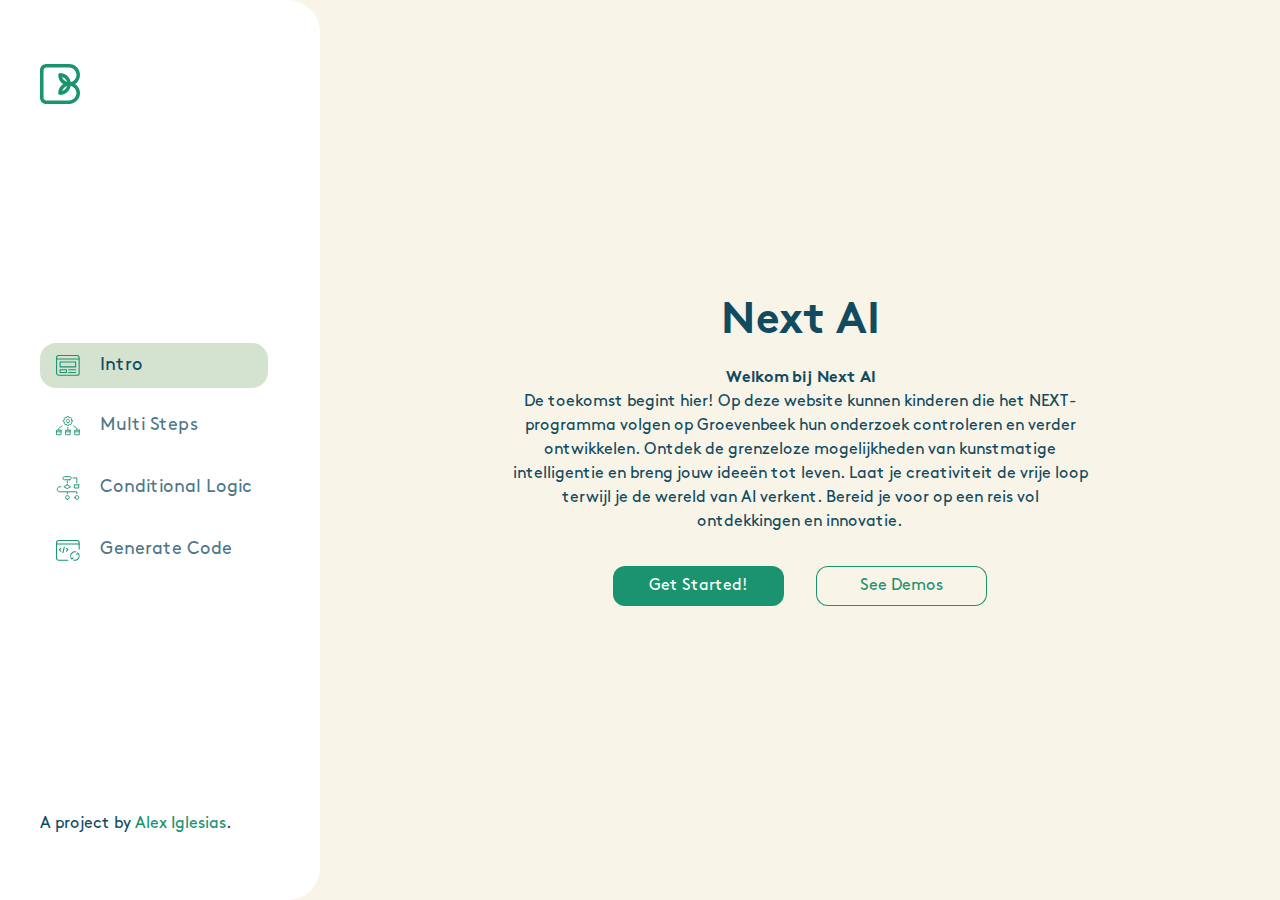
<file: new ui/index.html>
<!DOCTYPE html>
<html>
  <head>
    <meta charset="utf-8" />
    <title>Advanced Webflow Forms</title>
    <meta
      content="Add multi step functionality and conditional logic to your Webflow forms, all in a few clicks without having to write a single line of code!"
      name="description"
    />
    <meta content="Advanced Webflow Forms" property="og:title" />
    <meta
      content="Add multi step functionality and conditional logic to your Webflow forms, all in a few clicks without having to write a single line of code!"
      property="og:description"
    />
    <meta
      content="images/5f43c8aaf8beb70f7614b0f0_open-graph.jpg"
      property="og:image"
    />
    <meta content="Advanced Webflow Forms" property="twitter:title" />
    <meta
      content="Add multi step functionality and conditional logic to your Webflow forms, all in a few clicks without having to write a single line of code!"
      property="twitter:description"
    />
    <meta
      content="https://assets.website-files.com/5ee9e5f2c67c989ce5331572/5f43c8aaf8beb70f7614b0f0_open-graph.jpg"
      property="twitter:image"
    />
    <meta property="og:type" content="website" />
    <meta content="summary_large_image" name="twitter:card" />
    <meta content="width=device-width, initial-scale=1" name="viewport" />
    <link
      href="css/advanced-forms.b8beefa1b.min.css"
      rel="stylesheet"
      type="text/css"
    />
    <!--[if lt IE 9
      ]><script
        src="https://cdnjs.cloudflare.com/ajax/libs/html5shiv/3.7.3/html5shiv.min.js"
        type="text/javascript"
      ></script
    ><![endif]-->
    <script type="text/javascript">
      !(function (o, c) {
        var n = c.documentElement,
          t = " w-mod-";
        (n.className += t + "js"),
          ("ontouchstart" in o ||
            (o.DocumentTouch && c instanceof DocumentTouch)) &&
            (n.className += t + "touch");
      })(window, document);
    </script>
    <link
      href="images/5eeb50c52e05fa1935c415e1_favicon.png"
      rel="shortcut icon"
      type="image/x-icon"
    />
    <link
      href="images/5eeb50c862109e0f83608edd_webclip.png"
      rel="apple-touch-icon"
    />
    <link rel="stylesheet" href="css/bundle.min.css" />
    <link rel="stylesheet" href="css/prism.min.css" />
    <script defer src="js/bundle.min.js"></script>
  </head>
  <body>
    <script
      src="https://d3e54v103j8qbb.cloudfront.net/js/jquery-3.5.1.min.dc5e7f18c8.js?site=5ee9e5f2c67c989ce5331572"
      type="text/javascript"
      crossorigin="anonymous"
    ></script>
    <script
      src="js/advanced-forms.523e2af12.js"
      type="text/javascript"
    ></script>
    <!--[if lte IE 9
      ]><script src="//cdnjs.cloudflare.com/ajax/libs/placeholders/3.0.2/placeholders.min.js"></script
    ><![endif]-->
  </body>
</html>
</file>
<file: new ui/css/advanced-forms.b8beefa1b.min.css>
html{font-family:sans-serif;-ms-text-size-adjust:100%;-webkit-text-size-adjust:100%;height:100%}body{margin:0;min-height:100%;background-color:#fff}article,aside,details,figcaption,figure,footer,header,hgroup,main,menu,nav,section,summary{display:block}audio,canvas,progress,video{display:inline-block;vertical-align:baseline}audio:not([controls]){display:none;height:0}[hidden],template{display:none}a{background-color:transparent}a:active,a:hover{outline:0}abbr[title]{border-bottom:1px dotted}b,optgroup,strong{font-weight:700}dfn{font-style:italic}h1{margin:.67em 0}mark{background:#ff0;color:#000}small{font-size:80%}sub,sup{font-size:75%;line-height:0;position:relative;vertical-align:baseline}sup{top:-.5em}sub{bottom:-.25em}img{border:0;vertical-align:middle}svg:not(:root){overflow:hidden}hr{box-sizing:content-box;height:0}pre,textarea{overflow:auto}code,kbd,pre,samp{font-family:monospace,monospace;font-size:1em}button,input,optgroup,select,textarea{color:inherit;font:inherit;margin:0}button{overflow:visible}button,select{text-transform:none}button[disabled],html input[disabled]{cursor:default}button::-moz-focus-inner,input::-moz-focus-inner{border:0;padding:0}input{line-height:normal}input[type=checkbox],input[type=radio]{box-sizing:border-box;padding:0}input[type=number]::-webkit-inner-spin-button,input[type=number]::-webkit-outer-spin-button{height:auto}input[type=search]{-webkit-appearance:none}input[type=search]::-webkit-search-cancel-button,input[type=search]::-webkit-search-decoration{-webkit-appearance:none}legend{border:0;padding:0}table{border-collapse:collapse;border-spacing:0}td,th{padding:0}@font-face{font-family:webflow-icons;src:url("[data-uri]") format('truetype');font-weight:400;font-style:normal}[class*=" w-icon-"],[class^=w-icon-]{font-family:webflow-icons!important;speak:none;font-style:normal;font-weight:400;font-variant:normal;text-transform:none;line-height:1;-webkit-font-smoothing:antialiased;-moz-osx-font-smoothing:grayscale}.w-icon-slider-right:before{content:"\e600"}.w-icon-slider-left:before{content:"\e601"}.w-icon-nav-menu:before{content:"\e602"}.w-icon-arrow-down:before,.w-icon-dropdown-toggle:before{content:"\e603"}.w-icon-file-upload-remove:before{content:"\e900"}.w-icon-file-upload-icon:before{content:"\e903"}*{-webkit-box-sizing:border-box;-moz-box-sizing:border-box;box-sizing:border-box}html.w-mod-touch *{background-attachment:scroll!important}.w-block{display:block}.w-inline-block{max-width:100%;display:inline-block}.w-clearfix:after,.w-clearfix:before{content:" ";display:table;grid-column-start:1;grid-row-start:1;grid-column-end:2;grid-row-end:2}.w-clearfix:after{clear:both}.w-hidden{display:none}.w-button{display:inline-block;padding:9px 15px;background-color:#3898EC;color:#fff;border:0;line-height:inherit;text-decoration:none;cursor:pointer;border-radius:0}input.w-button{-webkit-appearance:button}html[data-w-dynpage] [data-w-cloak]{color:transparent!important}.w-webflow-badge,.w-webflow-badge *{position:static;left:auto;top:auto;right:auto;bottom:auto;z-index:auto;display:block;visibility:visible;overflow:visible;overflow-x:visible;overflow-y:visible;box-sizing:border-box;width:auto;height:auto;max-height:none;max-width:none;min-height:0;min-width:0;margin:0;padding:0;float:none;clear:none;border:0 transparent;border-radius:0;background:0 0;background-size:auto auto;background-origin:padding-box;background-clip:border-box;box-shadow:none;opacity:1;transform:none;transition:none;direction:ltr;font-family:inherit;font-weight:inherit;color:inherit;font-size:inherit;line-height:inherit;font-style:inherit;font-variant:inherit;text-align:inherit;letter-spacing:inherit;text-decoration:inherit;text-indent:0;text-transform:inherit;list-style-type:disc;text-shadow:none;font-smoothing:auto;vertical-align:baseline;cursor:inherit;white-space:inherit;word-break:normal;word-spacing:normal;word-wrap:normal}.w-webflow-badge{position:fixed!important;display:inline-block!important;visibility:visible!important;z-index:2147483647!important;top:auto!important;right:12px!important;bottom:12px!important;left:auto!important;color:#AAADB0!important;background-color:#fff!important;border-radius:3px!important;padding:6px 8px 6px 6px!important;font-size:12px!important;opacity:1!important;line-height:14px!important;text-decoration:none!important;transform:none!important;margin:0!important;width:auto!important;height:auto!important;overflow:visible!important;white-space:nowrap;box-shadow:0 0 0 1px rgba(0,0,0,.1),0 1px 3px rgba(0,0,0,.1);cursor:pointer}.w-webflow-badge>img{display:inline-block!important;visibility:visible!important;opacity:1!important;vertical-align:middle!important}h1,h2,h3,h4,h5,h6{font-weight:700;margin-bottom:10px}h5{font-size:14px;line-height:20px;margin-top:10px}h6{font-size:12px;line-height:18px;margin-top:10px}p{margin-top:0}blockquote{margin:0 0 10px;padding:10px 20px;border-left:5px solid #E2E2E2;font-size:18px;line-height:22px}figure{margin:0 0 10px}figcaption{margin-top:5px;text-align:center}.w-list-unstyled{padding-left:0;list-style:none}.w-embed:after,.w-embed:before{content:" ";display:table;grid-column-start:1;grid-row-start:1;grid-column-end:2;grid-row-end:2}.w-embed:after{clear:both}.w-video{width:100%;position:relative;padding:0}.w-video embed,.w-video iframe,.w-video object{position:absolute;top:0;left:0;width:100%;height:100%}fieldset{padding:0;margin:0;border:0}button,html input[type=button],input[type=reset]{border:0;cursor:pointer;-webkit-appearance:button}.w-form{margin:0 0 15px}.w-form-done{display:none;padding:20px;text-align:center;background-color:#ddd}.w-form-fail{display:none;margin-top:10px;padding:10px;background-color:#ffdede}label{display:block}.w-input,.w-select{display:block;width:100%;height:38px;padding:8px 12px;margin-bottom:10px;font-size:14px;line-height:1.42857143;color:#333;vertical-align:middle;background-color:#fff;border:1px solid #ccc}.w-input:-moz-placeholder,.w-select:-moz-placeholder{color:#999}.w-input::-moz-placeholder,.w-select::-moz-placeholder{color:#999;opacity:1}.w-input:-ms-input-placeholder,.w-select:-ms-input-placeholder{color:#999}.w-input::-webkit-input-placeholder,.w-select::-webkit-input-placeholder{color:#999}.w-input:focus,.w-select:focus{border-color:#3898EC;outline:0}.w-input[disabled],.w-input[readonly],.w-select[disabled],.w-select[readonly],fieldset[disabled] .w-input,fieldset[disabled] .w-select{cursor:not-allowed;background-color:#eee}textarea.w-input,textarea.w-select{height:auto}.w-select{background-color:#f3f3f3}.w-select[multiple]{height:auto}.w-form-label{display:inline-block;cursor:pointer;font-weight:400;margin-bottom:0}.w-radio{display:block;margin-bottom:5px;padding-left:20px}.w-radio:after,.w-radio:before{content:" ";display:table;grid-column-start:1;grid-row-start:1;grid-column-end:2;grid-row-end:2}.w-radio:after{clear:both}.w-radio-input{margin:3px 0 0 -20px;margin-top:1px\9;line-height:normal;float:left}.w-file-upload{display:block;margin-bottom:10px}.w-file-upload-input{width:.1px;height:.1px;opacity:0;overflow:hidden;position:absolute;z-index:-100}.w-file-upload-default,.w-file-upload-success,.w-file-upload-uploading{display:inline-block;color:#333}.w-file-upload-error{display:block;margin-top:10px}.w-file-upload-default.w-hidden,.w-file-upload-error.w-hidden,.w-file-upload-success.w-hidden,.w-file-upload-uploading.w-hidden{display:none}.w-file-upload-uploading-btn{display:flex;font-size:14px;font-weight:400;cursor:pointer;margin:0;padding:8px 12px;border:1px solid #ccc;background-color:#fafafa}.w-file-upload-file{display:flex;flex-grow:1;justify-content:space-between;margin:0;padding:8px 9px 8px 11px;border:1px solid #ccc;background-color:#fafafa}.w-file-upload-file-name{font-size:14px;font-weight:400;display:block}.w-file-remove-link{margin-top:3px;margin-left:10px;width:auto;height:auto;padding:3px;display:block;cursor:pointer}.w-icon-file-upload-remove{margin:auto;font-size:10px}.w-file-upload-error-msg{display:inline-block;color:#ea384c;padding:2px 0}.w-file-upload-info{display:inline-block;line-height:38px;padding:0 12px}.w-file-upload-label{display:inline-block;font-size:14px;font-weight:400;cursor:pointer;margin:0;padding:8px 12px;border:1px solid #ccc;background-color:#fafafa}.w-icon-file-upload-icon,.w-icon-file-upload-uploading{display:inline-block;margin-right:8px;width:20px}.w-icon-file-upload-uploading{height:20px}.w-container{margin-left:auto;margin-right:auto;max-width:940px}.w-container:after,.w-container:before{content:" ";display:table;grid-column-start:1;grid-row-start:1;grid-column-end:2;grid-row-end:2}.w-container:after{clear:both}.w-container .w-row{margin-left:-10px;margin-right:-10px}.w-row:after,.w-row:before{content:" ";display:table;grid-column-start:1;grid-row-start:1;grid-column-end:2;grid-row-end:2}.w-row:after{clear:both}.w-row .w-row{margin-left:0;margin-right:0}.w-col{position:relative;float:left;width:100%;min-height:1px;padding-left:10px;padding-right:10px}.w-col .w-col{padding-left:0;padding-right:0}.w-col-1{width:8.33333333%}.w-col-2{width:16.66666667%}.w-col-3{width:25%}.w-col-4{width:33.33333333%}.w-col-5{width:41.66666667%}.w-col-6{width:50%}.w-col-7{width:58.33333333%}.w-col-8{width:66.66666667%}.w-col-9{width:75%}.w-col-10{width:83.33333333%}.w-col-11{width:91.66666667%}.w-col-12{width:100%}.w-hidden-main{display:none!important}@media screen and (max-width:991px){.w-container{max-width:728px}.w-hidden-main{display:inherit!important}.w-hidden-medium{display:none!important}.w-col-medium-1{width:8.33333333%}.w-col-medium-2{width:16.66666667%}.w-col-medium-3{width:25%}.w-col-medium-4{width:33.33333333%}.w-col-medium-5{width:41.66666667%}.w-col-medium-6{width:50%}.w-col-medium-7{width:58.33333333%}.w-col-medium-8{width:66.66666667%}.w-col-medium-9{width:75%}.w-col-medium-10{width:83.33333333%}.w-col-medium-11{width:91.66666667%}.w-col-medium-12{width:100%}.w-col-stack{width:100%;left:auto;right:auto}}@media screen and (max-width:767px){.w-hidden-main,.w-hidden-medium{display:inherit!important}.w-hidden-small{display:none!important}.w-container .w-row,.w-row{margin-left:0;margin-right:0}.w-col{width:100%;left:auto;right:auto}.w-col-small-1{width:8.33333333%}.w-col-small-2{width:16.66666667%}.w-col-small-3{width:25%}.w-col-small-4{width:33.33333333%}.w-col-small-5{width:41.66666667%}.w-col-small-6{width:50%}.w-col-small-7{width:58.33333333%}.w-col-small-8{width:66.66666667%}.w-col-small-9{width:75%}.w-col-small-10{width:83.33333333%}.w-col-small-11{width:91.66666667%}.w-col-small-12{width:100%}}@media screen and (max-width:479px){.w-container{max-width:none}.w-hidden-main,.w-hidden-medium,.w-hidden-small{display:inherit!important}.w-hidden-tiny{display:none!important}.w-col{width:100%}.w-col-tiny-1{width:8.33333333%}.w-col-tiny-2{width:16.66666667%}.w-col-tiny-3{width:25%}.w-col-tiny-4{width:33.33333333%}.w-col-tiny-5{width:41.66666667%}.w-col-tiny-6{width:50%}.w-col-tiny-7{width:58.33333333%}.w-col-tiny-8{width:66.66666667%}.w-col-tiny-9{width:75%}.w-col-tiny-10{width:83.33333333%}.w-col-tiny-11{width:91.66666667%}.w-col-tiny-12{width:100%}}.w-widget{position:relative}.w-widget-map{width:100%;height:400px}.w-widget-map label{width:auto;display:inline}.w-widget-map img{max-width:inherit}.w-widget-map .gm-style-iw{text-align:center}.w-widget-map .gm-style-iw>button{display:none!important}.w-widget-twitter{overflow:hidden}.w-widget-twitter-count-shim{display:inline-block;vertical-align:top;position:relative;width:28px;height:20px;text-align:center;background:#fff;border:1px solid #758696;border-radius:3px}.w-widget-twitter-count-shim *{pointer-events:none;-webkit-user-select:none;-moz-user-select:none;-ms-user-select:none;user-select:none}.w-widget-twitter-count-shim .w-widget-twitter-count-inner{position:relative;font-size:15px;line-height:12px;text-align:center;color:#999;font-family:serif}.w-widget-twitter-count-shim .w-widget-twitter-count-clear{position:relative;display:block}.w-widget-twitter-count-shim.w--large{width:36px;height:28px}.w-widget-twitter-count-shim.w--large .w-widget-twitter-count-inner{font-size:18px;line-height:18px}.w-widget-twitter-count-shim:not(.w--vertical){margin-left:5px;margin-right:8px}.w-widget-twitter-count-shim:not(.w--vertical).w--large{margin-left:6px}.w-widget-twitter-count-shim:not(.w--vertical):after,.w-widget-twitter-count-shim:not(.w--vertical):before{top:50%;left:0;border:solid transparent;content:" ";height:0;width:0;position:absolute;pointer-events:none}.w-widget-twitter-count-shim:not(.w--vertical):before{border-color:rgba(117,134,150,0);border-right-color:#5d6c7b;border-width:4px;margin-left:-9px;margin-top:-4px}.w-widget-twitter-count-shim:not(.w--vertical).w--large:before{border-width:5px;margin-left:-10px;margin-top:-5px}.w-widget-twitter-count-shim:not(.w--vertical):after{border-color:rgba(255,255,255,0);border-right-color:#fff;border-width:4px;margin-left:-8px;margin-top:-4px}.w-widget-twitter-count-shim:not(.w--vertical).w--large:after{border-width:5px;margin-left:-9px;margin-top:-5px}.w-widget-twitter-count-shim.w--vertical{width:61px;height:33px;margin-bottom:8px}.w-widget-twitter-count-shim.w--vertical:after,.w-widget-twitter-count-shim.w--vertical:before{top:100%;left:50%;border:solid transparent;content:" ";height:0;width:0;position:absolute;pointer-events:none}.w-widget-twitter-count-shim.w--vertical:before{border-color:rgba(117,134,150,0);border-top-color:#5d6c7b;border-width:5px;margin-left:-5px}.w-widget-twitter-count-shim.w--vertical:after{border-color:rgba(255,255,255,0);border-top-color:#fff;border-width:4px;margin-left:-4px}.w-widget-twitter-count-shim.w--vertical .w-widget-twitter-count-inner{font-size:18px;line-height:22px}.w-widget-twitter-count-shim.w--vertical.w--large{width:76px}.w-widget-gplus{overflow:hidden}.w-background-video{position:relative;overflow:hidden;height:500px;color:#fff}.w-background-video>video{background-size:cover;background-position:50% 50%;position:absolute;margin:auto;width:100%;height:100%;right:-100%;bottom:-100%;top:-100%;left:-100%;object-fit:cover;z-index:-100}.w-background-video>video::-webkit-media-controls-start-playback-button{display:none!important;-webkit-appearance:none}.w-slider{position:relative;height:300px;text-align:center;background:#ddd;clear:both;-webkit-tap-highlight-color:transparent;tap-highlight-color:transparent}.w-slider-mask{position:relative;display:block;overflow:hidden;z-index:1;left:0;right:0;height:100%;white-space:nowrap}.w-slide{position:relative;display:inline-block;vertical-align:top;width:100%;height:100%;white-space:normal;text-align:left}.w-slider-nav{position:absolute;z-index:2;top:auto;right:0;bottom:0;left:0;margin:auto;padding-top:10px;height:40px;text-align:center;-webkit-tap-highlight-color:transparent;tap-highlight-color:transparent}.w-slider-nav.w-round>div{border-radius:100%}.w-slider-nav.w-num>div{width:auto;height:auto;padding:.2em .5em;font-size:inherit;line-height:inherit}.w-slider-nav.w-shadow>div{box-shadow:0 0 3px rgba(51,51,51,.4)}.w-slider-nav-invert{color:#fff}.w-slider-nav-invert>div{background-color:rgba(34,34,34,.4)}.w-slider-nav-invert>div.w-active{background-color:#222}.w-slider-dot{position:relative;display:inline-block;width:1em;height:1em;background-color:rgba(255,255,255,.4);cursor:pointer;margin:0 3px .5em;transition:background-color .1s,color .1s}.w-slider-dot.w-active{background-color:#fff}.w-slider-dot:focus{outline:0;box-shadow:0 0 0 2px #fff}.w-slider-dot:focus.w-active{box-shadow:none}.w-slider-arrow-left,.w-slider-arrow-right{position:absolute;width:80px;top:0;right:0;bottom:0;left:0;margin:auto;cursor:pointer;overflow:hidden;color:#fff;font-size:40px;-webkit-tap-highlight-color:transparent;tap-highlight-color:transparent;-webkit-user-select:none;-moz-user-select:none;-ms-user-select:none;user-select:none}.w-slider-arrow-left [class*=" w-icon-"],.w-slider-arrow-left [class^=w-icon-],.w-slider-arrow-right [class*=" w-icon-"],.w-slider-arrow-right [class^=w-icon-]{position:absolute}.w-slider-arrow-left:focus,.w-slider-arrow-right:focus{outline:0}.w-slider-arrow-left{z-index:3;right:auto}.w-slider-arrow-right{z-index:4;left:auto}.w-icon-slider-left,.w-icon-slider-right{top:0;right:0;bottom:0;left:0;margin:auto;width:1em;height:1em}.w-slider-aria-label{border:0;clip:rect(0 0 0 0);height:1px;margin:-1px;overflow:hidden;padding:0;position:absolute;width:1px}.w-dropdown{display:inline-block;position:relative;text-align:left;margin-left:auto;margin-right:auto;z-index:900}.w-dropdown-btn,.w-dropdown-link,.w-dropdown-toggle{position:relative;vertical-align:top;text-decoration:none;color:#222;padding:20px;text-align:left;margin-left:auto;margin-right:auto;white-space:nowrap}.w-dropdown-toggle{-webkit-user-select:none;-moz-user-select:none;-ms-user-select:none;user-select:none;display:inline-block;cursor:pointer;padding-right:40px}.w-dropdown-toggle:focus{outline:0}.w-icon-dropdown-toggle{position:absolute;top:0;right:0;bottom:0;margin:auto 20px auto auto;width:1em;height:1em}.w-dropdown-list{position:absolute;background:#ddd;display:none;min-width:100%}.w-dropdown-list.w--open{display:block}.w-dropdown-link{padding:10px 20px;display:block;color:#222}.w-dropdown-link.w--current{color:#0082f3}.w-dropdown-link:focus{outline:0}@media screen and (max-width:767px){.w-nav-brand{padding-left:10px}}.w-lightbox-backdrop{cursor:auto;font-style:normal;font-variant:normal;letter-spacing:normal;list-style:disc;text-indent:0;text-shadow:none;text-transform:none;visibility:visible;white-space:normal;word-break:normal;word-spacing:normal;word-wrap:normal;position:fixed;top:0;right:0;bottom:0;left:0;color:#fff;font-family:"Helvetica Neue",Helvetica,Ubuntu,"Segoe UI",Verdana,sans-serif;font-size:17px;line-height:1.2;font-weight:300;text-align:center;background:rgba(0,0,0,.9);z-index:2000;outline:0;opacity:0;-webkit-user-select:none;-moz-user-select:none;-ms-user-select:none;-webkit-tap-highlight-color:transparent;-webkit-transform:translate(0,0)}.w-lightbox-backdrop,.w-lightbox-container{height:100%;overflow:auto;-webkit-overflow-scrolling:touch}.w-lightbox-content{position:relative;height:100vh;overflow:hidden}.w-lightbox-view{position:absolute;width:100vw;height:100vh;opacity:0}.w-lightbox-view:before{content:"";height:100vh}.w-lightbox-group,.w-lightbox-group .w-lightbox-view,.w-lightbox-group .w-lightbox-view:before{height:86vh}.w-lightbox-frame,.w-lightbox-view:before{display:inline-block;vertical-align:middle}.w-lightbox-figure{position:relative;margin:0}.w-lightbox-group .w-lightbox-figure{cursor:pointer}.w-lightbox-img{width:auto;height:auto;max-width:none}.w-lightbox-image{display:block;float:none;max-width:100vw;max-height:100vh}.w-lightbox-group .w-lightbox-image{max-height:86vh}.w-lightbox-caption{position:absolute;right:0;bottom:0;left:0;padding:.5em 1em;background:rgba(0,0,0,.4);text-align:left;text-overflow:ellipsis;white-space:nowrap;overflow:hidden}.w-lightbox-embed{position:absolute;top:0;right:0;bottom:0;left:0;width:100%;height:100%}.w-lightbox-control{position:absolute;top:0;width:4em;background-size:24px;background-repeat:no-repeat;background-position:center;cursor:pointer;-webkit-transition:all .3s;transition:all .3s}.w-lightbox-left{display:none;bottom:0;left:0;background-image:url([data-uri])}.w-lightbox-right{display:none;right:0;bottom:0;background-image:url([data-uri])}.w-lightbox-close{right:0;height:2.6em;background-image:url([data-uri]);background-size:18px}.w-lightbox-strip{position:absolute;bottom:0;left:0;right:0;padding:0 1vh;line-height:0;white-space:nowrap;overflow-x:auto;overflow-y:hidden}.w-lightbox-item{display:inline-block;width:10vh;padding:2vh 1vh;box-sizing:content-box;cursor:pointer;-webkit-transform:translate3d(0,0,0)}.w-lightbox-active{opacity:.3}.w-lightbox-thumbnail{position:relative;height:10vh;background:#222;overflow:hidden}.w-lightbox-thumbnail-image{position:absolute;top:0;left:0}.w-lightbox-thumbnail .w-lightbox-tall{top:50%;width:100%;-webkit-transform:translate(0,-50%);-ms-transform:translate(0,-50%);transform:translate(0,-50%)}.w-lightbox-thumbnail .w-lightbox-wide{left:50%;height:100%;-webkit-transform:translate(-50%,0);-ms-transform:translate(-50%,0);transform:translate(-50%,0)}.w-lightbox-spinner{position:absolute;top:50%;left:50%;box-sizing:border-box;width:40px;height:40px;margin-top:-20px;margin-left:-20px;border:5px solid rgba(0,0,0,.4);border-radius:50%;-webkit-animation:spin .8s infinite linear;animation:spin .8s infinite linear}.w-lightbox-spinner:after{content:"";position:absolute;top:-4px;right:-4px;bottom:-4px;left:-4px;border:3px solid transparent;border-bottom-color:#fff;border-radius:50%}.w-lightbox-hide{display:none}.w-lightbox-noscroll{overflow:hidden}@media (min-width:768px){.w-lightbox-content{height:96vh;margin-top:2vh}.w-lightbox-view,.w-lightbox-view:before{height:96vh}.w-lightbox-group,.w-lightbox-group .w-lightbox-view,.w-lightbox-group .w-lightbox-view:before{height:84vh}.w-lightbox-image{max-width:96vw;max-height:96vh}.w-lightbox-group .w-lightbox-image{max-width:82.3vw;max-height:84vh}.w-lightbox-left,.w-lightbox-right{display:block;opacity:.5}.w-lightbox-close{opacity:.8}.w-lightbox-control:hover{opacity:1}}.w-lightbox-inactive,.w-lightbox-inactive:hover{opacity:0}.w-richtext:after,.w-richtext:before{content:" ";display:table;grid-column-start:1;grid-row-start:1;grid-column-end:2;grid-row-end:2}.w-richtext:after{clear:both}.w-richtext[contenteditable=true]:after,.w-richtext[contenteditable=true]:before{white-space:initial}.w-richtext ol,.w-richtext ul{overflow:hidden}.w-richtext .w-richtext-figure-selected.w-richtext-figure-type-image div,.w-richtext .w-richtext-figure-selected.w-richtext-figure-type-video div:after,.w-richtext .w-richtext-figure-selected[data-rt-type=video] div:after,.w-richtext .w-richtext-figure-selected[data-rt-type=image] div{outline:#2895f7 solid 2px}.w-richtext figure.w-richtext-figure-type-video>div:after,.w-richtext figure[data-rt-type=video]>div:after{content:'';position:absolute;display:none;left:0;top:0;right:0;bottom:0}.w-richtext figure{position:relative;max-width:60%}.w-richtext figure>div:before{cursor:default!important}.w-richtext figure img{width:100%}.w-richtext figure figcaption.w-richtext-figcaption-placeholder{opacity:.6}.w-richtext figure div{font-size:0;color:transparent}.w-richtext figure.w-richtext-figure-type-image,.w-richtext figure[data-rt-type=image]{display:table}.w-richtext figure.w-richtext-figure-type-image>div,.w-richtext figure[data-rt-type=image]>div{display:inline-block}.w-richtext figure.w-richtext-figure-type-image>figcaption,.w-richtext figure[data-rt-type=image]>figcaption{display:table-caption;caption-side:bottom}.w-richtext figure.w-richtext-figure-type-video,.w-richtext figure[data-rt-type=video]{width:60%;height:0}.w-richtext figure.w-richtext-figure-type-video iframe,.w-richtext figure[data-rt-type=video] iframe{position:absolute;top:0;left:0;width:100%;height:100%}.w-richtext figure.w-richtext-figure-type-video>div,.w-richtext figure[data-rt-type=video]>div{width:100%}.w-richtext figure.w-richtext-align-center{margin-right:auto;margin-left:auto;clear:both}.w-richtext figure.w-richtext-align-center.w-richtext-figure-type-image>div,.w-richtext figure.w-richtext-align-center[data-rt-type=image]>div{max-width:100%}.w-richtext figure.w-richtext-align-normal{clear:both}.w-richtext figure.w-richtext-align-fullwidth{width:100%;max-width:100%;text-align:center;clear:both;display:block;margin-right:auto;margin-left:auto}.w-richtext figure.w-richtext-align-fullwidth>div{display:inline-block;padding-bottom:inherit}.w-richtext figure.w-richtext-align-fullwidth>figcaption{display:block}.w-richtext figure.w-richtext-align-floatleft{float:left;margin-right:15px;clear:none}.w-richtext figure.w-richtext-align-floatright{float:right;margin-left:15px;clear:none}.w-nav{position:relative;background:#ddd;z-index:1000}.w-nav:after,.w-nav:before{content:" ";display:table;grid-column-start:1;grid-row-start:1;grid-column-end:2;grid-row-end:2}.w-nav:after{clear:both}.w-nav-brand{position:relative;float:left;text-decoration:none;color:#333}.w-nav-link{position:relative;display:inline-block;vertical-align:top;text-decoration:none;color:#222;padding:20px;text-align:left;margin-left:auto;margin-right:auto}.w-nav-link.w--current{color:#0082f3}.w-nav-menu{position:relative;float:right}[data-nav-menu-open]{display:block!important;position:absolute;top:100%;left:0;right:0;background:#C8C8C8;text-align:center;overflow:visible;min-width:200px}.w--nav-link-open{display:block;position:relative}.w-nav-overlay{position:absolute;overflow:hidden;display:none;top:100%;left:0;right:0;width:100%}.w-nav-overlay [data-nav-menu-open]{top:0}.w-nav[data-animation=over-left] .w-nav-overlay{width:auto}.w-nav[data-animation=over-left] .w-nav-overlay,.w-nav[data-animation=over-left] [data-nav-menu-open]{right:auto;z-index:1;top:0}.w-nav[data-animation=over-right] .w-nav-overlay{width:auto}.w-nav[data-animation=over-right] .w-nav-overlay,.w-nav[data-animation=over-right] [data-nav-menu-open]{left:auto;z-index:1;top:0}.w-nav-button{position:relative;float:right;padding:18px;font-size:24px;display:none;cursor:pointer;-webkit-tap-highlight-color:transparent;tap-highlight-color:transparent;-webkit-user-select:none;-moz-user-select:none;-ms-user-select:none;user-select:none}.w-nav-button:focus{outline:0}.w-nav-button.w--open{background-color:#C8C8C8;color:#fff}.w-nav[data-collapse=all] .w-nav-menu{display:none}.w--nav-dropdown-open,.w--nav-dropdown-toggle-open,.w-nav[data-collapse=all] .w-nav-button{display:block}.w--nav-dropdown-list-open{position:static}@media screen and (max-width:991px){.w-nav[data-collapse=medium] .w-nav-menu{display:none}.w-nav[data-collapse=medium] .w-nav-button{display:block}}@media screen and (max-width:767px){.w-nav[data-collapse=small] .w-nav-menu{display:none}.w-nav[data-collapse=small] .w-nav-button{display:block}.w-nav-brand{padding-left:10px}}@media screen and (max-width:479px){.w-nav[data-collapse=tiny] .w-nav-menu{display:none}.w-nav[data-collapse=tiny] .w-nav-button{display:block}}.w-tabs{position:relative}.w-tabs:after,.w-tabs:before{content:" ";display:table;grid-column-start:1;grid-row-start:1;grid-column-end:2;grid-row-end:2}.w-tabs:after{clear:both}.w-tab-menu{position:relative}.w-tab-link{position:relative;display:inline-block;vertical-align:top;text-decoration:none;padding:9px 30px;text-align:left;cursor:pointer;color:#222;background-color:#ddd}.w-tab-link.w--current{background-color:#C8C8C8}.w-tab-link:focus{outline:0}.w-tab-content{position:relative;display:block;overflow:hidden}.w-tab-pane{position:relative;display:none}.w--tab-active{display:block}@media screen and (max-width:479px){.w-tab-link{display:block}}.w-ix-emptyfix:after{content:""}@keyframes spin{0%{transform:rotate(0)}100%{transform:rotate(360deg)}}.w-dyn-empty{padding:10px;background-color:#ddd}.w-condition-invisible,.w-dyn-bind-empty,.w-dyn-hide{display:none!important}.w-checkbox{display:block;margin-bottom:5px;padding-left:20px}.w-checkbox::before{content:' ';display:table;-ms-grid-column-span:1;grid-column-end:2;-ms-grid-column:1;grid-column-start:1;-ms-grid-row-span:1;grid-row-end:2;-ms-grid-row:1;grid-row-start:1}.w-checkbox::after{content:' ';display:table;-ms-grid-column-span:1;grid-column-end:2;-ms-grid-column:1;grid-column-start:1;-ms-grid-row-span:1;grid-row-end:2;-ms-grid-row:1;grid-row-start:1;clear:both}.w-checkbox-input{float:left;line-height:normal;margin:4px 0 0 -20px}.w-checkbox-input--inputType-custom{width:12px;height:12px;border-width:1px;border-color:#ccc;border-style:solid;border-radius:2px}.w-checkbox-input--inputType-custom.w--redirected-checked{background-color:#3898ec;background-image:url(../fonts/custom-checkbox-checkmark.589d534424.svg);background-position:50% 50%;background-size:cover;background-repeat:no-repeat;border-color:#3898ec}.w-checkbox-input--inputType-custom.w--redirected-focus{box-shadow:0 0 3px 1px #3898ec}body{background-color:rgba(243,233,210,.5);font-family:Brownstd,sans-serif;color:#114b5f;font-size:1rem;line-height:1}h1{margin-top:0;margin-bottom:2rem;font-size:2.75rem;line-height:1.25;font-weight:700}h2{margin-top:0;margin-bottom:1.5rem;font-size:2rem;line-height:1.25;font-weight:700}h3{margin-top:0;margin-bottom:1.5rem;font-size:1.5rem;line-height:1.25;font-weight:700;text-transform:capitalize}h4{margin-top:0;margin-bottom:.875rem;font-size:1.125rem;line-height:1.25rem;font-weight:700}p{margin-bottom:1rem;line-height:1.5}a{-webkit-transition:color 250ms ease;transition:color 250ms ease;color:#1a936f;text-decoration:none}a:hover{color:#88d498}ul{margin-top:0;margin-bottom:1rem;padding-left:1rem;list-style-type:disc}ol{margin-top:0;margin-bottom:0;padding-left:1rem}li{margin-bottom:.75rem;line-height:1.5}img{display:block;width:100%;max-width:100%}label{margin-bottom:0;font-weight:400}.container{width:100%;max-width:64rem;margin-right:auto;margin-left:auto}.container.max-w-2xl{max-width:42rem}.container.max-w-xl{max-width:36rem}.mb-8{margin-bottom:2rem}.hero-buttons{display:-ms-grid;display:grid;-webkit-box-pack:center;-webkit-justify-content:center;-ms-flex-pack:center;justify-content:center;grid-auto-columns:1fr;grid-column-gap:2rem;grid-row-gap:1rem;-ms-grid-columns:1fr 1fr;grid-template-columns:1fr 1fr;-ms-grid-rows:auto;grid-template-rows:auto}.button{padding:.75rem 2.25rem;-webkit-box-orient:horizontal;-webkit-box-direction:normal;-webkit-flex-direction:row;-ms-flex-direction:row;flex-direction:row;-webkit-box-pack:center;-webkit-justify-content:center;-ms-flex-pack:center;justify-content:center;-webkit-box-align:center;-webkit-align-items:center;-ms-flex-align:center;align-items:center;border-radius:.75rem;background-color:#1a936f;-webkit-transition:background-color 250ms ease;transition:background-color 250ms ease;color:#fff;text-align:center;text-transform:capitalize;cursor:pointer}.button:hover{background-color:#88d498;color:#fff}.button.outline{background-color:transparent;box-shadow:inset 0 0 0 1px #1a936f;-webkit-transition:box-shadow 250ms ease,color 250ms ease,background-color 250ms ease;transition:box-shadow 250ms ease,color 250ms ease,background-color 250ms ease;color:#1a936f}.button.outline:hover{background-color:#88d498;box-shadow:inset 0 0 0 1px #88d498;color:#fff}.button.error{border-color:#ee6457;background-color:#ee6457;cursor:not-allowed}.hflex-c-sb{display:-webkit-box;display:-webkit-flex;display:-ms-flexbox;display:flex;-webkit-box-pack:justify;-webkit-justify-content:space-between;-ms-flex-pack:justify;justify-content:space-between;-webkit-flex-wrap:wrap;-ms-flex-wrap:wrap;flex-wrap:wrap;-webkit-box-align:center;-webkit-align-items:center;-ms-flex-align:center;align-items:center}.hflex-c-sb.no-wrap{-webkit-flex-wrap:nowrap;-ms-flex-wrap:nowrap;flex-wrap:nowrap}.section{position:relative;padding:4rem 1rem}.services-side{position:-webkit-sticky;position:sticky;top:5rem;display:-webkit-box;display:-webkit-flex;display:-ms-flexbox;display:flex;-webkit-box-orient:vertical;-webkit-box-direction:normal;-webkit-flex-direction:column;-ms-flex-direction:column;flex-direction:column;-webkit-box-pack:center;-webkit-justify-content:center;-ms-flex-pack:center;justify-content:center;-webkit-box-align:center;-webkit-align-items:center;-ms-flex-align:center;align-items:center}.small-icon{display:-webkit-box;display:-webkit-flex;display:-ms-flexbox;display:flex;width:.75rem;-webkit-box-orient:vertical;-webkit-box-direction:normal;-webkit-flex-direction:column;-ms-flex-direction:column;flex-direction:column}.mr-4{margin-right:1rem}.service{position:relative;display:-webkit-box;display:-webkit-flex;display:-ms-flexbox;display:flex;max-width:24rem;margin-bottom:16rem;padding-top:4rem;padding-bottom:4rem;-webkit-box-orient:vertical;-webkit-box-direction:normal;-webkit-flex-direction:column;-ms-flex-direction:column;flex-direction:column;-webkit-box-align:start;-webkit-align-items:flex-start;-ms-flex-align:start;align-items:flex-start}.sea-green{color:#1a936f}.logo{display:-webkit-box;display:-webkit-flex;display:-ms-flexbox;display:flex;width:2.5rem;-webkit-box-orient:vertical;-webkit-box-direction:normal;-webkit-flex-direction:column;-ms-flex-direction:column;flex-direction:column;-webkit-transition:color 250ms ease;transition:color 250ms ease;color:#1a936f}.logo:hover{color:#114b5f}.logo-wrap{position:relative;z-index:1}.mb-4{margin-bottom:1rem}.hflex-c-s{display:-webkit-box;display:-webkit-flex;display:-ms-flexbox;display:flex;-webkit-flex-wrap:wrap;-ms-flex-wrap:wrap;flex-wrap:wrap;-webkit-box-align:center;-webkit-align-items:center;-ms-flex-align:center;align-items:center}.opacity-75{opacity:.75}.mb-1{margin-bottom:.25rem}.rtb h2{margin-top:2rem}.rtb h3{margin-top:1.5rem}.center{position:relative;text-align:center}.vflex-str-c{display:-webkit-box;display:-webkit-flex;display:-ms-flexbox;display:flex;-webkit-box-orient:vertical;-webkit-box-direction:normal;-webkit-flex-direction:column;-ms-flex-direction:column;flex-direction:column;-webkit-box-pack:center;-webkit-justify-content:center;-ms-flex-pack:center;justify-content:center}.mr-2{margin-right:.5rem}.rounded-4{border-radius:1rem}.bold{font-weight:700}.text-sm{font-size:.875rem}.mb-2{margin-bottom:.5rem}.mb-0{margin-bottom:0}.modal{position:fixed;left:0;top:0;right:0;bottom:0;z-index:999;display:-webkit-box;display:-webkit-flex;display:-ms-flexbox;display:flex;-webkit-box-orient:vertical;-webkit-box-direction:normal;-webkit-flex-direction:column;-ms-flex-direction:column;flex-direction:column;-webkit-box-pack:center;-webkit-justify-content:center;-ms-flex-pack:center;justify-content:center;-webkit-box-align:center;-webkit-align-items:center;-ms-flex-align:center;align-items:center}.modal.msf{display:-webkit-box;display:-webkit-flex;display:-ms-flexbox;display:flex;-webkit-box-orient:horizontal;-webkit-box-direction:normal;-webkit-flex-direction:row;-ms-flex-direction:row;flex-direction:row;-webkit-box-pack:end;-webkit-justify-content:flex-end;-ms-flex-pack:end;justify-content:flex-end;-webkit-box-align:stretch;-webkit-align-items:stretch;-ms-flex-align:stretch;align-items:stretch}.modal-overlay{position:absolute;left:0;top:0;right:0;bottom:0;background-color:rgba(243,233,210,.25)}.modal-content-wrap{position:relative;z-index:1;overflow:auto;max-height:90vh;max-width:52rem;padding:3.5rem 3rem;-webkit-box-align:center;-webkit-align-items:center;-ms-flex-align:center;align-items:center;grid-auto-columns:1fr;grid-column-gap:4rem;grid-row-gap:2rem;-ms-grid-columns:1fr 1fr;grid-template-columns:1fr 1fr;-ms-grid-rows:auto;grid-template-rows:auto;border-radius:1rem;background-color:#fff;box-shadow:0 4px 12px 0 rgba(17,75,95,.1)}.relative{position:relative}.input-field{height:auto;min-height:2.375rem;margin-bottom:0;padding:.5rem 1rem;-webkit-box-flex:1;-webkit-flex:1;-ms-flex:1;flex:1;border-style:solid;border-width:1px;border-color:rgba(17,75,95,.2);border-radius:.75rem;background-color:#fff;-webkit-transition:border-color 250ms ease;transition:border-color 250ms ease}.input-field:focus{border-color:#88d498}.input-field::-webkit-input-placeholder{text-align:right}.input-field:-ms-input-placeholder{text-align:right}.input-field::-ms-input-placeholder{text-align:right}.input-field::placeholder{text-align:right}.modal-close{position:absolute;left:auto;top:1rem;right:1rem;bottom:auto;display:-webkit-box;display:-webkit-flex;display:-ms-flexbox;display:flex;width:2.5rem;height:2.5rem;padding:.875rem;-webkit-box-orient:vertical;-webkit-box-direction:normal;-webkit-flex-direction:column;-ms-flex-direction:column;flex-direction:column;-webkit-box-pack:center;-webkit-justify-content:center;-ms-flex-pack:center;justify-content:center;-webkit-box-align:center;-webkit-align-items:center;-ms-flex-align:center;align-items:center;border-radius:50%;background-color:#114b5f;-webkit-transition:background-color 250ms ease;transition:background-color 250ms ease;color:#fff;cursor:pointer}.modal-close:hover{background-color:#88d498}._w-full{width:100%}.mt-auto{margin-top:auto;line-height:1.25}.vflex-str-s{display:-webkit-box;display:-webkit-flex;display:-ms-flexbox;display:flex;-webkit-box-orient:vertical;-webkit-box-direction:normal;-webkit-flex-direction:column;-ms-flex-direction:column;flex-direction:column}.modal-content{display:-ms-grid;display:grid;-webkit-box-align:stretch;-webkit-align-items:stretch;-ms-flex-align:stretch;align-items:stretch;grid-auto-columns:1fr;grid-column-gap:4rem;grid-row-gap:2rem;-ms-grid-columns:1fr 1fr;grid-template-columns:1fr 1fr;-ms-grid-rows:auto;grid-template-rows:auto}.page-wrap{display:-webkit-box;display:-webkit-flex;display:-ms-flexbox;display:flex}.nav-wrap{position:-webkit-sticky;position:sticky;top:0;display:-webkit-box;display:-webkit-flex;display:-ms-flexbox;display:flex;width:100%;height:100vh;max-height:100vh;max-width:20rem;padding:4rem 2.5rem;-webkit-box-orient:vertical;-webkit-box-direction:normal;-webkit-flex-direction:column;-ms-flex-direction:column;flex-direction:column;-webkit-box-pack:justify;-webkit-justify-content:space-between;-ms-flex-pack:justify;justify-content:space-between;-webkit-box-align:start;-webkit-align-items:flex-start;-ms-flex-align:start;align-items:flex-start;border-top-right-radius:2rem;border-bottom-right-radius:2rem;background-color:#fff}.nav{display:-webkit-box;display:-webkit-flex;display:-ms-flexbox;display:flex;-webkit-box-orient:vertical;-webkit-box-direction:normal;-webkit-flex-direction:column;-ms-flex-direction:column;flex-direction:column}.nav-item{display:-webkit-box;display:-webkit-flex;display:-ms-flexbox;display:flex;margin-bottom:1rem;padding:.75rem 1rem;-webkit-box-align:center;-webkit-align-items:center;-ms-flex-align:center;align-items:center;border-radius:1rem;-webkit-transition:background-color 250ms ease,color 250ms ease;transition:background-color 250ms ease,color 250ms ease;color:rgba(17,75,95,.75);font-size:1.125rem}.nav-item:hover{color:#114b5f}.nav-item.w--current{background-color:rgba(198,218,191,.75);color:#114b5f}.nav-item.last{margin-bottom:0}.nav-icon{position:relative;display:-webkit-box;display:-webkit-flex;display:-ms-flexbox;display:flex;width:1.5rem;margin-right:1.25rem;-webkit-box-orient:vertical;-webkit-box-direction:normal;-webkit-flex-direction:column;-ms-flex-direction:column;flex-direction:column;-webkit-box-flex:0;-webkit-flex:0 0 auto;-ms-flex:0 0 auto;flex:0 0 auto;color:#1a936f}.main{overflow:hidden;width:100%;min-height:100vh}.control-button{display:-webkit-box;display:-webkit-flex;display:-ms-flexbox;display:flex;width:1.75rem;height:1.75rem;padding:.25rem;-webkit-box-orient:vertical;-webkit-box-direction:normal;-webkit-flex-direction:column;-ms-flex-direction:column;flex-direction:column;-webkit-box-pack:center;-webkit-justify-content:center;-ms-flex-pack:center;justify-content:center;-webkit-box-align:center;-webkit-align-items:center;-ms-flex-align:center;align-items:center;-webkit-box-flex:0;-webkit-flex:0 0 auto;-ms-flex:0 0 auto;flex:0 0 auto;border-radius:50%;-webkit-transition:background-color 250ms ease;transition:background-color 250ms ease;color:#fff;cursor:pointer}.control-button.delete{background-color:rgba(238,100,87,.5)}.control-button.delete:hover{background-color:#ee6457}.control-button.add{background-color:#1a936f}.control-button.add:hover{background-color:#88d498}.control-button.copy{position:absolute;left:auto;top:1rem;right:1rem;bottom:auto;background-color:#1a936f}.control-button.copy:hover{background-color:#88d498}.logic-block{display:-webkit-box;display:-webkit-flex;display:-ms-flexbox;display:flex;padding:2rem;-webkit-box-align:center;-webkit-align-items:center;-ms-flex-align:center;align-items:center;-webkit-box-flex:1;-webkit-flex:1;-ms-flex:1;flex:1;border-radius:1rem;background-color:#fff;box-shadow:0 4px 8px 0 rgba(17,75,95,.1)}.logic-number{display:-webkit-box;display:-webkit-flex;display:-ms-flexbox;display:flex;width:2rem;height:2rem;padding:.5rem;-webkit-box-orient:vertical;-webkit-box-direction:normal;-webkit-flex-direction:column;-ms-flex-direction:column;flex-direction:column;-webkit-box-pack:center;-webkit-justify-content:center;-ms-flex-pack:center;justify-content:center;-webkit-box-align:center;-webkit-align-items:center;-ms-flex-align:center;align-items:center;-webkit-align-self:flex-start;-ms-flex-item-align:start;align-self:flex-start;-webkit-box-flex:0;-webkit-flex:0 0 auto;-ms-flex:0 0 auto;flex:0 0 auto;border-radius:50%;background-color:#1a936f;color:#fff}.logic-info{margin-right:2rem;margin-left:2rem;-webkit-box-flex:1;-webkit-flex:1;-ms-flex:1;flex:1}.logic-block-divider{height:1px;background-color:#c6dabf}.logic-controls{display:-ms-grid;display:grid;grid-auto-columns:1fr;grid-column-gap:1rem;grid-row-gap:.5rem;-ms-grid-columns:1fr 1fr;grid-template-columns:1fr 1fr;-ms-grid-rows:auto;grid-template-rows:auto}.logic-control{display:-webkit-box;display:-webkit-flex;display:-ms-flexbox;display:flex;width:2.5rem;padding:.75rem;-webkit-box-orient:vertical;-webkit-box-direction:normal;-webkit-flex-direction:column;-ms-flex-direction:column;flex-direction:column;-webkit-box-pack:center;-webkit-justify-content:center;-ms-flex-pack:center;justify-content:center;-webkit-box-align:center;-webkit-align-items:center;-ms-flex-align:center;align-items:center;border-radius:.5rem;-webkit-transition:all 250ms ease;transition:all 250ms ease;cursor:pointer}.logic-control:hover{background-color:rgba(3,76,95,.5)}.logic-control.edit{background-color:#c6dabf;color:#1a936f}.logic-control.edit:hover{background-color:#1a936f;color:#fff}.logic-control.delete{background-color:rgba(238,100,87,.25);color:#ee6457}.logic-control.delete:hover{background-color:#ee6457;color:#fff}.global-logic{margin-bottom:0}.condition-grid{display:-ms-grid;display:grid;-webkit-box-flex:1;-webkit-flex:1;-ms-flex:1;flex:1;grid-auto-columns:1fr;grid-column-gap:1rem;grid-row-gap:1rem;-ms-grid-columns:1fr 1fr;grid-template-columns:1fr 1fr;-ms-grid-rows:auto;grid-template-rows:auto}.ml-4{margin-left:1rem}.back-button{position:absolute;left:0;top:50%;display:-webkit-box;display:-webkit-flex;display:-ms-flexbox;display:flex;width:2rem;-webkit-box-orient:vertical;-webkit-box-direction:normal;-webkit-flex-direction:column;-ms-flex-direction:column;flex-direction:column;-webkit-transform:translate(0,-50%);-ms-transform:translate(0,-50%);transform:translate(0,-50%);-webkit-transition:color 250ms ease;transition:color 250ms ease;cursor:pointer}.back-button:hover{color:#1a936f}.mx-2{margin-right:.5rem;margin-left:.5rem}._w-auto{width:auto}.my-8{margin-top:2rem;margin-bottom:2rem}.action-grid{display:-ms-grid;display:grid;-webkit-box-flex:1;-webkit-flex:1;-ms-flex:1;flex:1;grid-auto-columns:1fr;grid-column-gap:1rem;grid-row-gap:1rem;-ms-grid-columns:1fr;grid-template-columns:1fr;-ms-grid-rows:auto;grid-template-rows:auto}.my-12{margin-top:3rem;margin-bottom:3rem}.uppercase{text-transform:uppercase}.icon{display:-webkit-box;display:-webkit-flex;display:-ms-flexbox;display:flex;width:1rem;-webkit-box-orient:vertical;-webkit-box-direction:normal;-webkit-flex-direction:column;-ms-flex-direction:column;flex-direction:column}.modal-nav{display:-webkit-box;display:-webkit-flex;display:-ms-flexbox;display:flex;-webkit-flex-wrap:wrap;-ms-flex-wrap:wrap;flex-wrap:wrap;-webkit-box-align:center;-webkit-align-items:center;-ms-flex-align:center;align-items:center;-webkit-transition:color 250ms ease;transition:color 250ms ease;cursor:pointer}.modal-nav:hover{color:#1a936f}.opacity-0{opacity:0}.my-3{margin-top:.75rem;margin-bottom:.75rem}.list-none{list-style-type:none}.vflex-c-c{display:-webkit-box;display:-webkit-flex;display:-ms-flexbox;display:flex;-webkit-box-orient:vertical;-webkit-box-direction:normal;-webkit-flex-direction:column;-ms-flex-direction:column;flex-direction:column;-webkit-box-pack:center;-webkit-justify-content:center;-ms-flex-pack:center;justify-content:center;-webkit-box-align:center;-webkit-align-items:center;-ms-flex-align:center;align-items:center}.pl-4{padding-left:1rem}.nav-about{margin-bottom:0}.px-8{padding-right:2rem;padding-left:2rem}.checkbox{position:relative;top:.25rem;margin-top:0;margin-right:.5rem;margin-left:0;-webkit-box-flex:0;-webkit-flex:0 0 auto;-ms-flex:0 0 auto;flex:0 0 auto;border-color:#c6dabf;background-color:#fff;cursor:pointer}.checkbox.w--redirected-checked{border-color:#c6dabf;background-color:#1a936f}.checkbox.w--redirected-focus{border-color:#c6dabf;box-shadow:none}.mb-3{margin-bottom:.75rem}.code-wrap{position:relative;overflow:auto;padding:2rem;border-radius:1rem;background-color:#fff;box-shadow:0 8px 16px 0 rgba(17,75,95,.1)}.capitalize{text-transform:capitalize}.content-wrap{display:-webkit-box;display:-webkit-flex;display:-ms-flexbox;display:flex;overflow:hidden;min-height:100vh;-webkit-box-orient:vertical;-webkit-box-direction:normal;-webkit-flex-direction:column;-ms-flex-direction:column;flex-direction:column}.min-h-screen{min-height:100vh}.msf-grid{display:-ms-grid;display:grid;-webkit-box-align:start;-webkit-align-items:start;-ms-flex-align:start;align-items:start;grid-auto-columns:1fr;grid-column-gap:2rem;grid-row-gap:2rem;-ms-grid-columns:1fr 1fr;grid-template-columns:1fr 1fr;-ms-grid-rows:auto;grid-template-rows:auto}.msf-grid.first{margin-bottom:3rem;-ms-grid-columns:1.5fr 1fr;grid-template-columns:1.5fr 1fr}.msf-block{display:-webkit-box;display:-webkit-flex;display:-ms-flexbox;display:flex;padding:1.5rem;-webkit-box-orient:vertical;-webkit-box-direction:normal;-webkit-flex-direction:column;-ms-flex-direction:column;flex-direction:column;-webkit-box-flex:1;-webkit-flex:1;-ms-flex:1;flex:1;border-radius:1rem;background-color:#fff;box-shadow:0 4px 8px 0 rgba(17,75,95,.1)}.mini-button{position:relative;top:-.125rem;display:-webkit-box;display:-webkit-flex;display:-ms-flexbox;display:flex;width:1rem;-webkit-box-orient:vertical;-webkit-box-direction:normal;-webkit-flex-direction:column;-ms-flex-direction:column;flex-direction:column;-webkit-transition:color 250ms ease;transition:color 250ms ease;cursor:pointer}.mini-button.info{color:#88d498}.mini-button.info:hover{color:#1a936f}.mini-button.delete{color:rgba(238,100,87,.5)}.mini-button.delete:hover{color:#ee6457}.mb-6{margin-bottom:1.5rem}.max-w-3xl{max-width:48rem}.input-label{position:absolute;left:1rem;top:-.5rem;right:auto;bottom:auto;padding-right:.25rem;padding-left:.25rem;background-color:#fff;font-size:.875rem}.leading-normal{line-height:1.5}.flex-auto{-webkit-box-flex:1;-webkit-flex:1;-ms-flex:1;flex:1}._w-1-4{width:25%}.msf-modal-content{position:relative;z-index:10;display:-webkit-box;display:-webkit-flex;display:-ms-flexbox;display:flex;overflow:auto;width:100%;max-height:100vh;max-width:20rem;padding:4rem 2rem 3.25rem;-webkit-box-orient:vertical;-webkit-box-direction:normal;-webkit-flex-direction:column;-ms-flex-direction:column;flex-direction:column;border-top-left-radius:2rem;border-bottom-left-radius:2rem;background-color:#fff;box-shadow:-4px 0 8px 0 rgba(17,75,95,.1)}.msf-optional{padding:.375rem 1rem;border-style:solid;border-width:1px;border-color:rgba(17,75,95,.5);border-radius:1rem;-webkit-transition:border-color 250ms ease,color 250ms ease;transition:border-color 250ms ease,color 250ms ease;font-size:.875rem;text-align:center;cursor:pointer}.msf-optional:hover{border-color:#1a936f;color:#1a936f}.msf-optional-list{margin-bottom:0;padding-left:0;list-style-type:none}.checkbox-field{position:relative;display:-webkit-box;display:-webkit-flex;display:-ms-flexbox;display:flex;margin-bottom:0;padding-left:0;-webkit-box-align:start;-webkit-align-items:flex-start;-ms-flex-align:start;align-items:flex-start}.checkbox-field.mb-4{margin-bottom:1rem}.mr-3{margin-right:.75rem}.flex-initial{-webkit-box-flex:0;-webkit-flex:0 auto;-ms-flex:0 auto;flex:0 auto}.justify-center{-webkit-box-pack:center;-webkit-justify-content:center;-ms-flex-pack:center;justify-content:center}.modal-text{display:-webkit-box;display:-webkit-flex;display:-ms-flexbox;display:flex;overflow:auto;max-height:22rem;margin-bottom:1.5rem;-webkit-box-orient:vertical;-webkit-box-direction:normal;-webkit-flex-direction:column;-ms-flex-direction:column;flex-direction:column}.underline{text-decoration:underline}.videos{display:-ms-grid;display:grid;grid-auto-columns:1fr;grid-column-gap:16px;grid-row-gap:16px;-ms-grid-columns:1fr 1fr 1fr 1fr 1fr;grid-template-columns:1fr 1fr 1fr 1fr 1fr;-ms-grid-rows:auto;grid-template-rows:auto}@media screen and (max-width:991px){h1{font-size:2.5rem}h2{font-size:2.25rem}.hero-buttons{width:auto}.services-side{top:8rem;margin-right:-1rem;-webkit-box-align:end;-webkit-align-items:flex-end;-ms-flex-align:end;align-items:flex-end}.logo-wrap{display:none}.page-wrap{padding-bottom:4rem;-webkit-box-orient:vertical;-webkit-box-direction:normal;-webkit-flex-direction:column;-ms-flex-direction:column;flex-direction:column}.nav-wrap{position:fixed;top:auto;bottom:0;z-index:1;height:auto;max-height:none;max-width:none;padding-top:.75rem;padding-bottom:.75rem;-webkit-box-orient:horizontal;-webkit-box-direction:normal;-webkit-flex-direction:row;-ms-flex-direction:row;flex-direction:row;-webkit-box-pack:center;-webkit-justify-content:center;-ms-flex-pack:center;justify-content:center;-webkit-box-align:center;-webkit-align-items:center;-ms-flex-align:center;align-items:center;border-top-left-radius:2rem;border-bottom-right-radius:0;box-shadow:0 -4px 8px 0 rgba(17,75,95,.1)}.nav{-webkit-box-orient:horizontal;-webkit-box-direction:normal;-webkit-flex-direction:row;-ms-flex-direction:row;flex-direction:row;-webkit-box-pack:justify;-webkit-justify-content:space-between;-ms-flex-pack:justify;justify-content:space-between;-webkit-box-align:center;-webkit-align-items:center;-ms-flex-align:center;align-items:center;-webkit-box-flex:1;-webkit-flex:1;-ms-flex:1;flex:1}.nav-item{margin-bottom:0}.nav-icon{margin-right:0}.nav-about,.nav-text{display:none}.msf-modal-content{padding-top:3rem;padding-bottom:2.25rem}}@media screen and (max-width:479px){h1{font-size:2.25rem}h2{font-size:2rem}.hero-buttons{-ms-grid-row-align:stretch;align-self:stretch;-ms-grid-columns:1fr;grid-template-columns:1fr}.service{padding-right:4rem}.logo{width:2.5rem}.modal-content,.modal-content-wrap{padding-right:1rem;padding-left:1rem}.nav-wrap{padding-right:1.5rem;padding-left:1.5rem}.logic-block,.logic-block.mb-4{padding-right:1rem;padding-left:1rem}.logic-info{margin-right:1rem;margin-left:1rem}.logic-controls{margin-left:0;justify-items:end;-ms-grid-columns:1fr;grid-template-columns:1fr}.global-logic{margin-bottom:1rem;-webkit-box-ordinal-group:0;-webkit-order:-1;-ms-flex-order:-1;order:-1}.msf-block{padding-right:1rem;padding-left:1rem}.msf-modal-content{max-width:16rem;padding-right:1.5rem;padding-left:1.5rem}}@media screen and (max-width:767px){.modal-content-wrap{padding-bottom:2rem;-ms-grid-columns:1fr;grid-template-columns:1fr}.condition-grid,.modal-content,.msf-grid,.msf-grid.first{-ms-grid-columns:1fr;grid-template-columns:1fr}.msf-modal-content{padding-top:2rem;padding-bottom:1.25rem}.modal-text{overflow:visible;max-height:none}#w-node-e5906dab06c2-55331578{-webkit-box-ordinal-group:-9998;-webkit-order:-9999;-ms-flex-order:-9999;order:-9999}}
@font-face {
  font-family: 'Brownstd';
  src: url('../fonts/5ee9e5f2c67c98a762331593_BrownStd-Regular.woff2') format('woff2'), url('https://assets.website-files.com/5ee9e5f2c67c989ce5331572/5ee9e5f2c67c98656c33158e_BrownStd-Regular.eot') format('embedded-opentype'), url('../fonts/5ee9e5f2c67c98ecb6331591_BrownStd-Regular.woff') format('woff'), url('../fonts/5ee9e5f2c67c981d84331590_BrownStd-Regular.ttf') format('truetype'), url('https://assets.website-files.com/5ee9e5f2c67c989ce5331572/5ee9e5f2c67c9891e5331592_BrownStd-Regular.otf') format('opentype');
  font-weight: 400;
  font-style: normal;
  font-display: auto;
}
@font-face {
  font-family: 'Brownstd';
  src: url('https://assets.website-files.com/5ee9e5f2c67c989ce5331572/5ee9e5f2c67c9831ae33158f_BrownStd-Bold.eot') format('embedded-opentype'), url('../fonts/5ee9e5f2c67c98cb9a33158d_BrownStd-Bold.ttf') format('truetype'), url('https://assets.website-files.com/5ee9e5f2c67c989ce5331572/5ee9e5f2c67c98ef8a33158c_BrownStd-Bold.otf') format('opentype');
  font-weight: 700;
  font-style: normal;
  font-display: auto;
}
</file>
<file: new ui/css/bundle.min.css>
/**
 * Minified by jsDelivr using clean-css v4.2.3.
 * Original file: /gh/brotame/awf-builder@1.0.13/public/build/bundle.css
 *
 * Do NOT use SRI with dynamically generated files! More information: https://www.jsdelivr.com/using-sri-with-dynamic-files
 */
.modal-overlay.svelte-z6buf6{backdrop-filter:blur(.5rem)}input.svelte-midfjq{opacity:0;position:absolute;z-index:-1}.modal-overlay.svelte-z6buf6{backdrop-filter:blur(.5rem)}.hidden.svelte-1gc8jlh{opacity:0;pointer-events:none}@media screen and (max-width:767px){.modal-image.svelte-1gc8jlh{-webkit-box-ordinal-group:-9998;-webkit-order:-9999;-ms-flex-order:-9999;order:-9999}}video.svelte-1gc8jlh{width:100%;height:auto;border-radius:1rem}button{background-color:#ffffff00;padding:0}button:focus{outline:0}
/*# sourceMappingURL=/sm/29dfe5f5b9be3481cabd64444399091d88022f56b68dafa5080a3966017cdeea.map */
</file>
